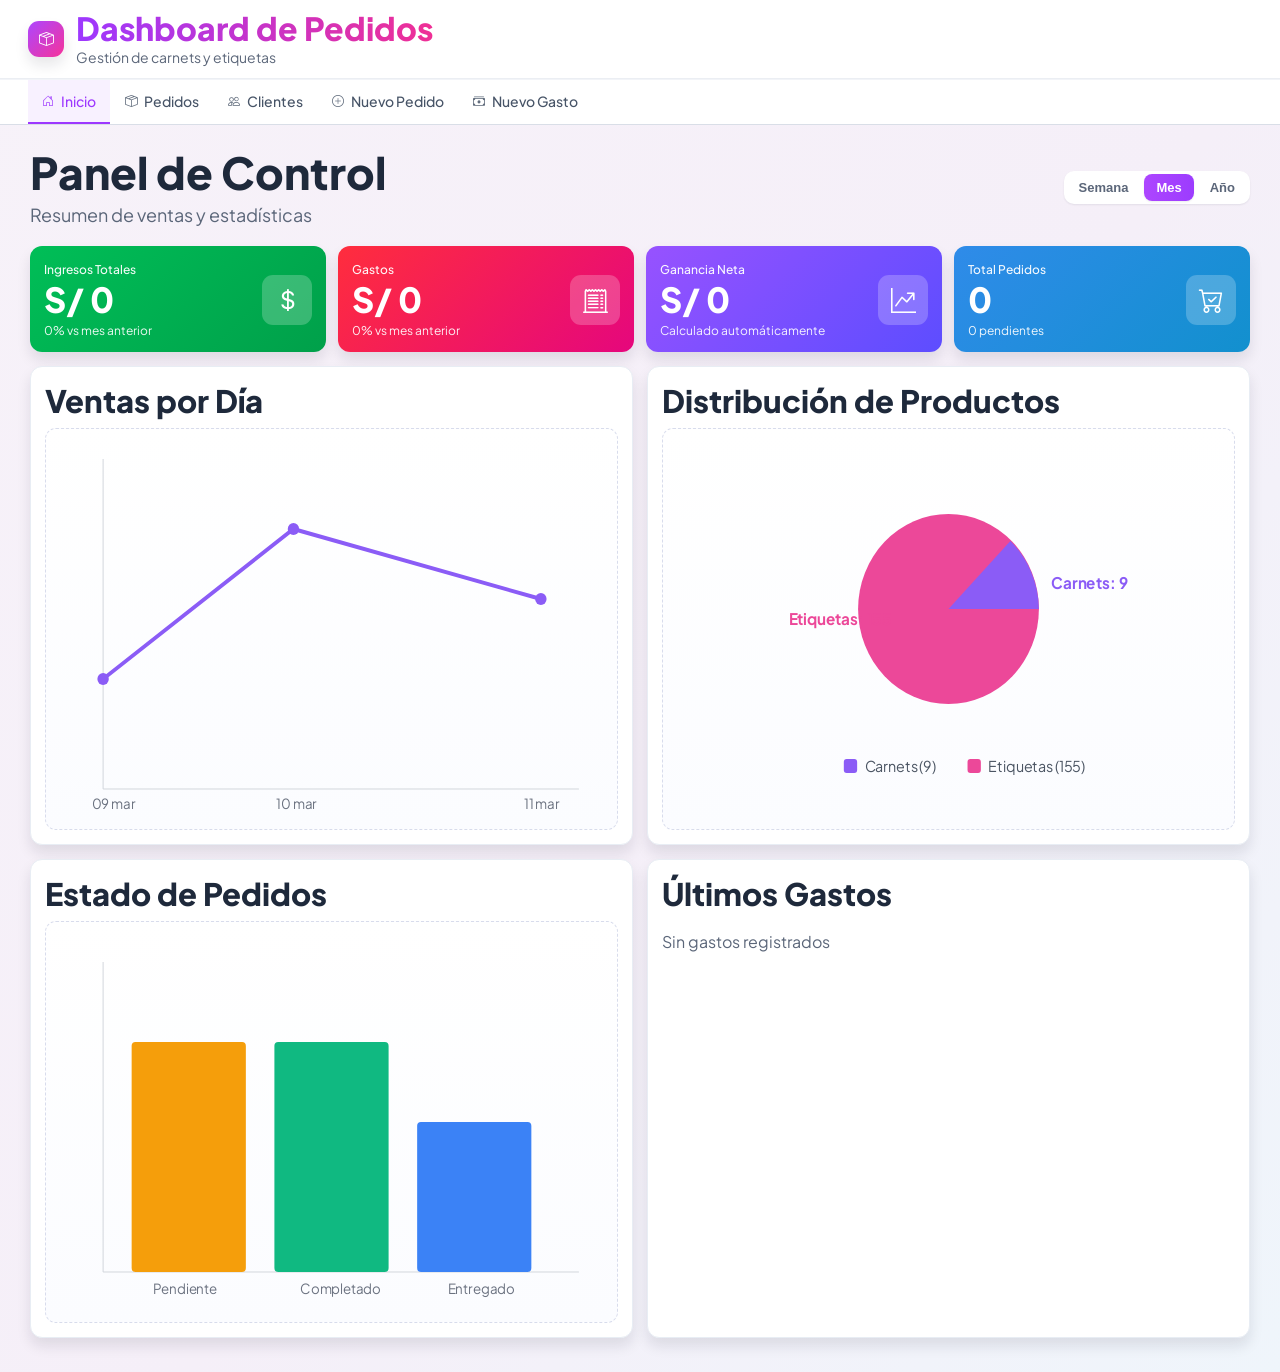
<file: index.html>
<!doctype html>
<html lang="es">
<head>
  <meta charset="UTF-8" />
  <meta name="viewport" content="width=device-width, initial-scale=1.0" />
  <title>Dashboard de Pedidos - Inicio</title>
  <link rel="preconnect" href="https://fonts.googleapis.com" />
  <link rel="preconnect" href="https://fonts.gstatic.com" crossorigin />
  <link href="https://fonts.googleapis.com/css2?family=Plus+Jakarta+Sans:wght@400;500;600;700;800&display=swap" rel="stylesheet" />
  <link rel="stylesheet" href="https://cdn.jsdelivr.net/npm/bootstrap-icons@1.11.3/font/bootstrap-icons.min.css" />
  <link rel="stylesheet" href="styles.css" />
</head>
<body data-page="dashboard">
  <div class="app-shell">
    <header class="topbar">
      <div class="brand">
        <div class="brand-mark"><i class="bi bi-box-seam"></i></div>
        <div>
          <p class="brand-title">Dashboard de Pedidos</p>
          <p class="brand-sub">Gestión de carnets y etiquetas</p>
        </div>
      </div>
    </header>

    <nav class="navbar">
      <ul class="nav-list">
        <li class="nav-item active"><a href="index.html"><i class="bi bi-house-door nav-icon"></i>Inicio</a></li>
        <li class="nav-item"><a href="pedidos.html"><i class="bi bi-box-seam nav-icon"></i>Pedidos</a></li>
        <li class="nav-item"><a href="clientes.html"><i class="bi bi-people nav-icon"></i>Clientes</a></li>
        <li class="nav-item"><a href="nuevo-pedido.html"><i class="bi bi-plus-circle nav-icon"></i>Nuevo Pedido</a></li>
        <li class="nav-item"><a href="nuevo-gasto.html"><i class="bi bi-cash-stack nav-icon"></i>Nuevo Gasto</a></li>
      </ul>
    </nav>

    <main class="content">
      <section class="heading-row">
        <div>
          <h1 class="page-title">Panel de Control</h1>
          <p class="page-subtitle">Resumen de ventas y estadísticas</p>
        </div>
        <div class="toggle-group">
          <button>Semana</button>
          <button class="active">Mes</button>
          <button>Año</button>
        </div>
      </section>

      <section class="metric-grid">
        <article class="metric-card green">
          <div>
            <h3>Ingresos Totales</h3>
            <p class="value" id="kpi-ingresos">S/ 0</p>
            <p class="delta" id="kpi-ingresos-delta">0% vs mes anterior</p>
          </div>
          <div class="metric-icon"><i class="bi bi-currency-dollar"></i></div>
        </article>
        <article class="metric-card red">
          <div>
            <h3>Gastos</h3>
            <p class="value" id="kpi-gastos">S/ 0</p>
            <p class="delta" id="kpi-gastos-delta">0% vs mes anterior</p>
          </div>
          <div class="metric-icon"><i class="bi bi-receipt-cutoff"></i></div>
        </article>
        <article class="metric-card purple">
          <div>
            <h3>Ganancia Neta</h3>
            <p class="value" id="kpi-ganancia">S/ 0</p>
            <p class="delta">Calculado automáticamente</p>
          </div>
          <div class="metric-icon"><i class="bi bi-graph-up-arrow"></i></div>
        </article>
        <article class="metric-card blue">
          <div>
            <h3>Total Pedidos</h3>
            <p class="value" id="kpi-pedidos">0</p>
            <p class="delta" id="kpi-pedidos-delta">0 pendientes</p>
          </div>
          <div class="metric-icon"><i class="bi bi-cart-check"></i></div>
        </article>
      </section>

      <section class="main-grid">
        <article class="card chart-card">
          <h2 class="chart-title">Ventas por Día</h2>
          <div class="plot-area">
            <svg class="line-svg" viewBox="0 0 600 400" preserveAspectRatio="none">
              <line x1="60" y1="30" x2="60" y2="360" stroke="#d1d5db" />
              <line x1="60" y1="360" x2="560" y2="360" stroke="#d1d5db" />
              <polyline points="60,250 260,100 520,170" fill="none" stroke="#8b5cf6" stroke-width="4" />
              <circle cx="60" cy="250" r="6" fill="#8b5cf6" />
              <circle cx="260" cy="100" r="6" fill="#8b5cf6" />
              <circle cx="520" cy="170" r="6" fill="#8b5cf6" />
              <text x="48" y="380" font-size="14" fill="#6b7280">09 mar</text>
              <text x="242" y="380" font-size="14" fill="#6b7280">10 mar</text>
              <text x="502" y="380" font-size="14" fill="#6b7280">11 mar</text>
            </svg>
          </div>
        </article>

        <article class="card chart-card">
          <h2 class="chart-title">Distribución de Productos</h2>
          <div class="plot-area">
            <svg class="pie-svg" viewBox="0 0 600 400" preserveAspectRatio="none">
              <circle cx="300" cy="180" r="95" fill="#ec4899" />
              <path d="M300 180 L395 180 A95 95 0 0 0 365 112 Z" fill="#8b5cf6" />
              <text x="132" y="196" font-size="16" fill="#ec4899" font-weight="700">Etiquetas: 155</text>
              <text x="408" y="160" font-size="16" fill="#8b5cf6" font-weight="700">Carnets: 9</text>
              <rect x="190" y="330" width="14" height="14" rx="3" fill="#8b5cf6" />
              <text x="212" y="343" font-size="15" fill="#4b5563">Carnets (9)</text>
              <rect x="320" y="330" width="14" height="14" rx="3" fill="#ec4899" />
              <text x="342" y="343" font-size="15" fill="#4b5563">Etiquetas (155)</text>
            </svg>
          </div>
        </article>
      </section>

      <section class="bottom-grid">
        <article class="card chart-card">
          <h2 class="chart-title">Estado de Pedidos</h2>
          <div class="plot-area">
            <svg class="bar-svg" viewBox="0 0 600 400" preserveAspectRatio="none">
              <line x1="60" y1="40" x2="60" y2="350" stroke="#d1d5db" />
              <line x1="60" y1="350" x2="560" y2="350" stroke="#d1d5db" />
              <rect x="90" y="120" width="120" height="230" fill="#f59e0b" rx="4" />
              <rect x="240" y="120" width="120" height="230" fill="#10b981" rx="4" />
              <rect x="390" y="200" width="120" height="150" fill="#3b82f6" rx="4" />
              <text x="112" y="372" font-size="14" fill="#6b7280">Pendiente</text>
              <text x="267" y="372" font-size="14" fill="#6b7280">Completado</text>
              <text x="422" y="372" font-size="14" fill="#6b7280">Entregado</text>
            </svg>
          </div>
        </article>

        <article class="card chart-card">
          <h2 class="chart-title">Últimos Gastos</h2>
          <div class="expense-list" id="dashboard-expenses"></div>
        </article>
      </section>
    </main>
  </div>

  <script src="script.js" defer></script>
</body>
</html>
</file>
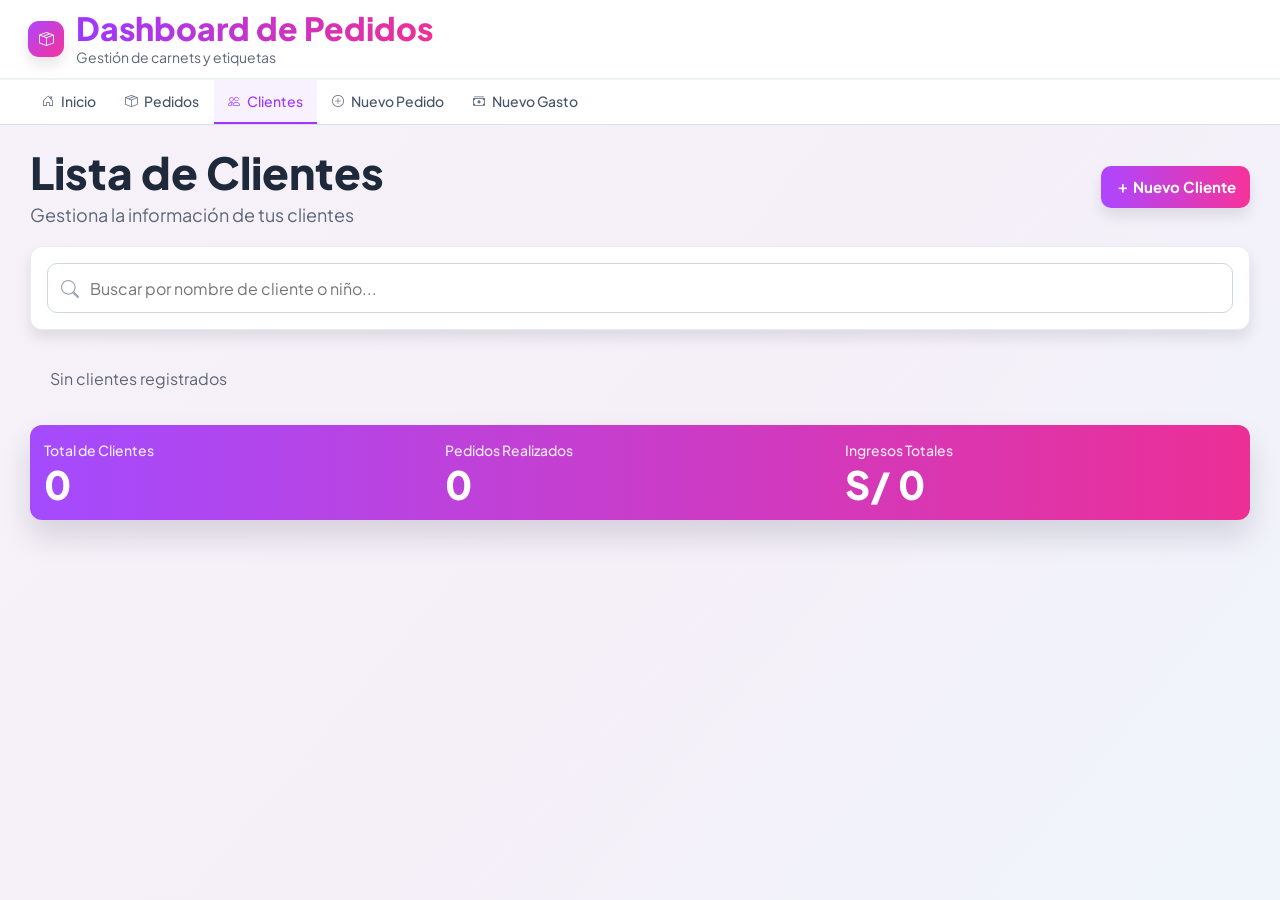
<file: clientes.html>
<!doctype html>
<html lang="es">
<head>
  <meta charset="UTF-8" />
  <meta name="viewport" content="width=device-width, initial-scale=1.0" />
  <title>Dashboard de Pedidos - Clientes</title>
  <link rel="preconnect" href="https://fonts.googleapis.com" />
  <link rel="preconnect" href="https://fonts.gstatic.com" crossorigin />
  <link href="https://fonts.googleapis.com/css2?family=Plus+Jakarta+Sans:wght@400;500;600;700;800&display=swap" rel="stylesheet" />
  <link rel="stylesheet" href="https://cdn.jsdelivr.net/npm/bootstrap-icons@1.11.3/font/bootstrap-icons.min.css" />
  <link rel="stylesheet" href="styles.css" />
</head>
<body data-page="clientes">
  <div class="app-shell">
    <header class="topbar">
      <div class="brand">
        <div class="brand-mark"><i class="bi bi-box-seam"></i></div>
        <div>
          <p class="brand-title">Dashboard de Pedidos</p>
          <p class="brand-sub">Gestión de carnets y etiquetas</p>
        </div>
      </div>
    </header>

    <nav class="navbar">
      <ul class="nav-list">
        <li class="nav-item"><a href="index.html"><i class="bi bi-house-door nav-icon"></i>Inicio</a></li>
        <li class="nav-item"><a href="pedidos.html"><i class="bi bi-box-seam nav-icon"></i>Pedidos</a></li>
        <li class="nav-item active"><a href="clientes.html"><i class="bi bi-people nav-icon"></i>Clientes</a></li>
        <li class="nav-item"><a href="nuevo-pedido.html"><i class="bi bi-plus-circle nav-icon"></i>Nuevo Pedido</a></li>
        <li class="nav-item"><a href="nuevo-gasto.html"><i class="bi bi-cash-stack nav-icon"></i>Nuevo Gasto</a></li>
      </ul>
    </nav>

    <main class="content">
      <section class="heading-row">
        <div>
          <h1 class="page-title">Lista de Clientes</h1>
          <p class="page-subtitle">Gestiona la información de tus clientes</p>
        </div>
        <button class="btn btn-primary-gradient" id="btn-show-client-form">＋ Nuevo Cliente</button>
      </section>

      <section class="card search-wrap clients-search-wrap">
        <div class="input-icon-wrap">
          <span class="input-icon"><i class="bi bi-search"></i></span>
          <input class="input" id="client-search" placeholder="Buscar por nombre de cliente o niño..." />
        </div>
      </section>

      <section class="card client-form-card" id="client-form-card" style="display: none;">
        <h3 class="form-card-title">Nuevo Cliente</h3>
        <form id="client-form" class="form-grid">
          <div>
            <label class="form-label" for="client-name">Nombre del cliente</label>
            <input id="client-name" class="input" required />
          </div>
          <div>
            <label class="form-label" for="client-phone">Celular</label>
            <input id="client-phone" class="input" required />
          </div>
          <div>
            <label class="form-label" for="client-linked-child">Niño/a enlazado</label>
            <input id="client-linked-child" class="input" required />
          </div>
          <div class="form-actions-inline">
            <button class="btn btn-primary-gradient" type="submit">Guardar Cliente</button>
            <button class="btn" type="button" id="btn-hide-client-form">Cancelar</button>
          </div>
        </form>
      </section>

      <section class="client-grid" id="clients-grid"></section>

      <section class="summary-band" style="margin-top:16px;">
        <div><h4>Total de Clientes</h4><div class="v" id="clients-total">0</div></div>
        <div><h4>Pedidos Realizados</h4><div class="v" id="clients-orders">0</div></div>
        <div><h4>Ingresos Totales</h4><div class="v" id="clients-income">S/ 0</div></div>
      </section>
    </main>
  </div>

  <script src="script.js" defer></script>
</body>
</html>
</file>
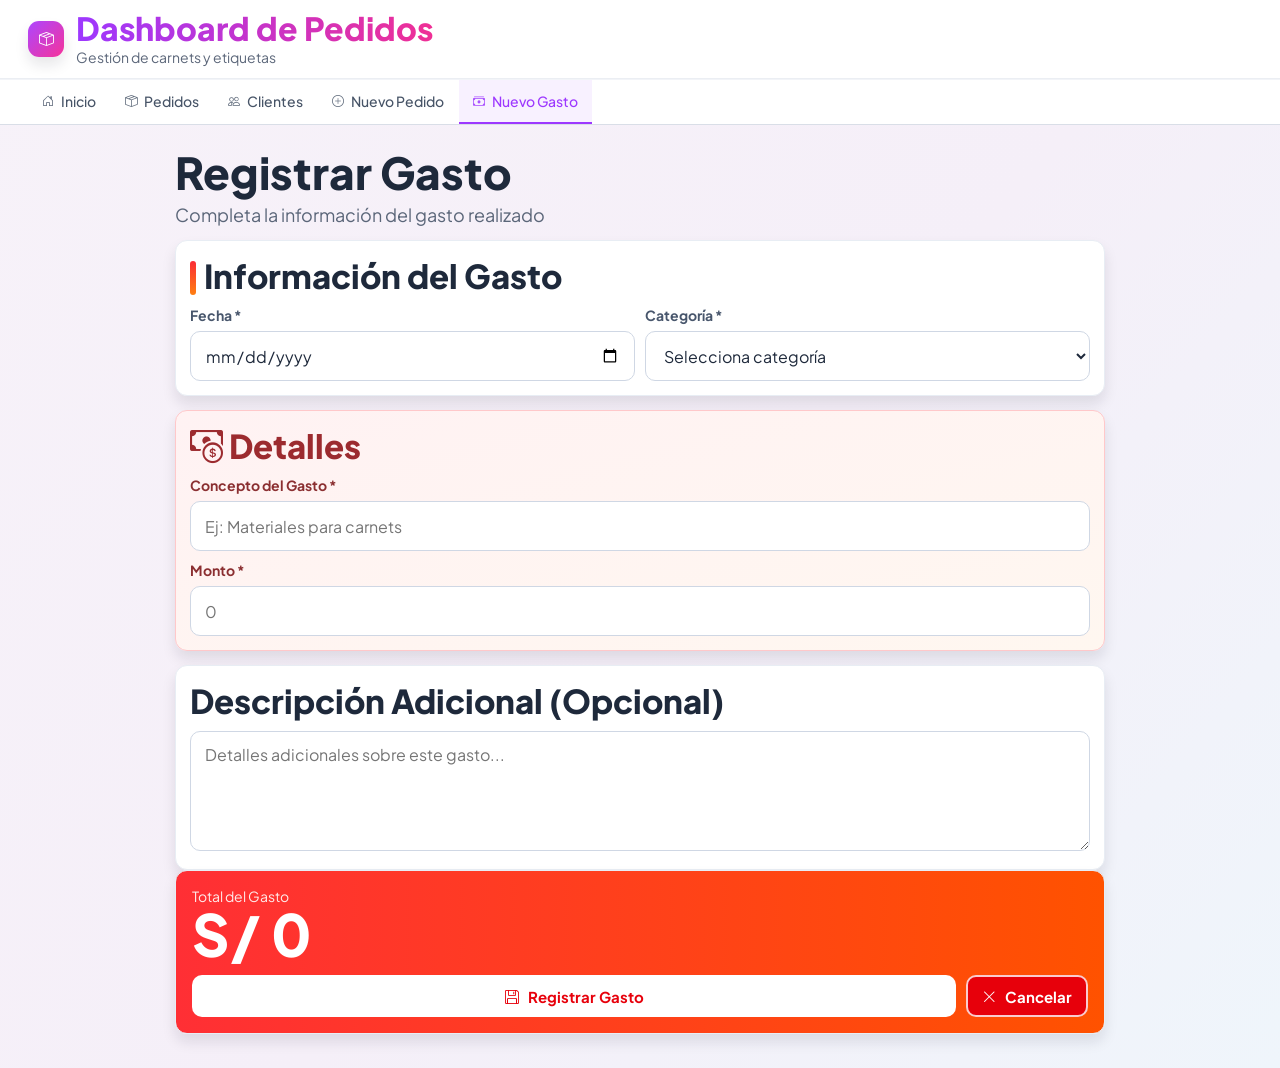
<file: nuevo-gasto.html>
<!doctype html>
<html lang="es">
<head>
  <meta charset="UTF-8" />
  <meta name="viewport" content="width=device-width, initial-scale=1.0" />
  <title>Dashboard de Pedidos - Nuevo Gasto</title>
  <link rel="preconnect" href="https://fonts.googleapis.com" />
  <link rel="preconnect" href="https://fonts.gstatic.com" crossorigin />
  <link href="https://fonts.googleapis.com/css2?family=Plus+Jakarta+Sans:wght@400;500;600;700;800&display=swap" rel="stylesheet" />
  <link rel="stylesheet" href="https://cdn.jsdelivr.net/npm/bootstrap-icons@1.11.3/font/bootstrap-icons.min.css" />
  <link rel="stylesheet" href="styles.css" />
</head>
<body data-page="nuevo-gasto">
  <div class="app-shell">
    <header class="topbar">
      <div class="brand">
        <div class="brand-mark"><i class="bi bi-box-seam"></i></div>
        <div>
          <p class="brand-title">Dashboard de Pedidos</p>
          <p class="brand-sub">Gestión de carnets y etiquetas</p>
        </div>
      </div>
    </header>

    <nav class="navbar">
      <ul class="nav-list">
        <li class="nav-item"><a href="index.html"><i class="bi bi-house-door nav-icon"></i>Inicio</a></li>
        <li class="nav-item"><a href="pedidos.html"><i class="bi bi-box-seam nav-icon"></i>Pedidos</a></li>
        <li class="nav-item"><a href="clientes.html"><i class="bi bi-people nav-icon"></i>Clientes</a></li>
        <li class="nav-item"><a href="nuevo-pedido.html"><i class="bi bi-plus-circle nav-icon"></i>Nuevo Pedido</a></li>
        <li class="nav-item active"><a href="nuevo-gasto.html"><i class="bi bi-cash-stack nav-icon"></i>Nuevo Gasto</a></li>
      </ul>
    </nav>

    <main class="content centered expense-page">
      <section class="heading-row compact">
        <div>
          <h1 class="page-title">Registrar Gasto</h1>
          <p class="page-subtitle">Completa la información del gasto realizado</p>
        </div>
      </section>

      <section class="card expense-card">
        <h2 class="section-title with-bar warm">Información del Gasto</h2>
        <div class="form-grid form-group">
          <div>
            <label class="form-label">Fecha *</label>
            <input class="input" id="expense-date" type="date" required />
          </div>
          <div>
            <label class="form-label">Categoría *</label>
            <select class="input" id="expense-category" required>
              <option>Selecciona categoría</option>
              <option>Materiales</option>
              <option>Insumos</option>
              <option>Transporte</option>
            </select>
          </div>
        </div>
      </section>

      <section class="card panel-alert expense-card">
        <h2 class="section-title danger"><i class="bi bi-cash-coin"></i> Detalles</h2>
        <div class="form-group">
          <label class="form-label danger">Concepto del Gasto *</label>
          <input class="input" id="expense-concept" placeholder="Ej: Materiales para carnets" required />
        </div>
        <div class="form-group">
          <label class="form-label danger">Monto *</label>
          <input class="input" id="expense-amount" type="number" placeholder="0" min="0" required />
        </div>
      </section>

      <section class="card expense-card">
        <h2 class="section-title">Descripción Adicional (Opcional)</h2>
        <textarea class="input input-area" id="expense-description" placeholder="Detalles adicionales sobre este gasto..."></textarea>
      </section>

      <section class="card panel-total">
        <p style="font-size:14px;opacity:0.9;">Total del Gasto</p>
        <p class="total-big" id="expense-total">S/ 0</p>
        <div class="actions-row">
          <button class="btn" id="expense-submit" style="background:#fff;color:#e7000b;"><i class="bi bi-floppy"></i> Registrar Gasto</button>
          <button class="btn btn-danger" id="expense-cancel"><i class="bi bi-x-lg"></i> Cancelar</button>
        </div>
      </section>
    </main>
  </div>

  <script src="script.js" defer></script>
</body>
</html>
</file>
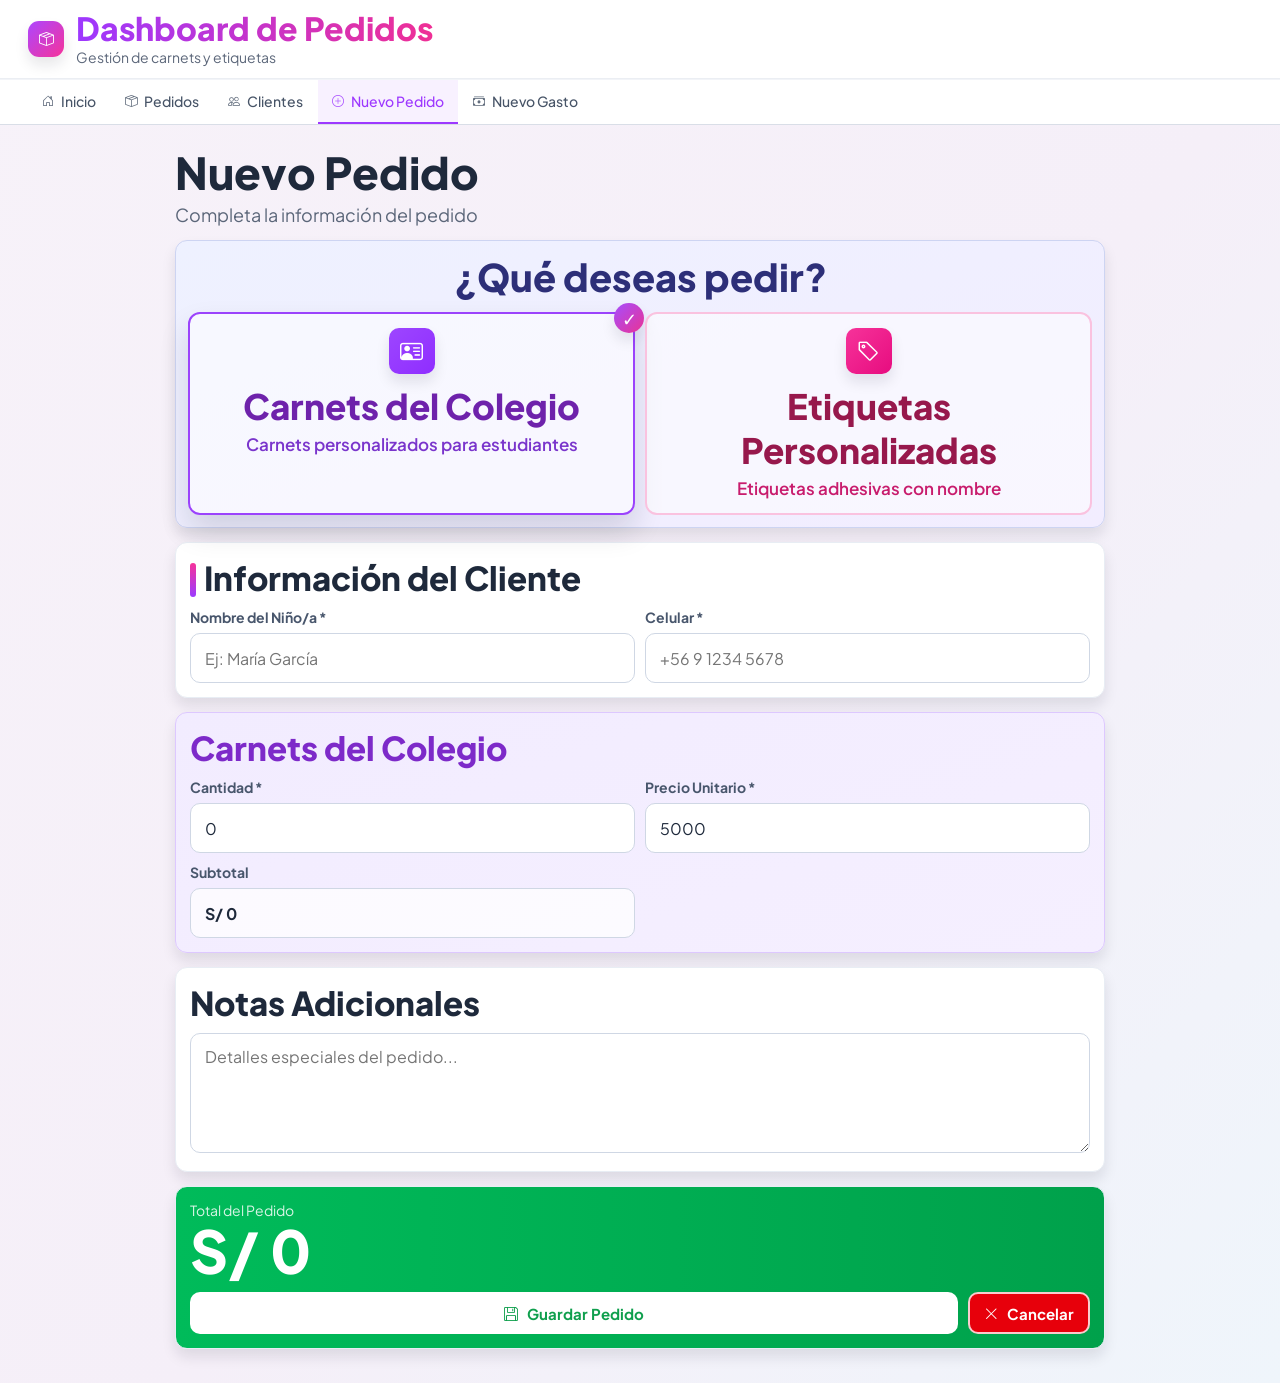
<file: nuevo-pedido.html>
<!doctype html>
<html lang="es">
<head>
  <meta charset="UTF-8" />
  <meta name="viewport" content="width=device-width, initial-scale=1.0" />
  <title>Dashboard de Pedidos - Nuevo Pedido</title>
  <link rel="preconnect" href="https://fonts.googleapis.com" />
  <link rel="preconnect" href="https://fonts.gstatic.com" crossorigin />
  <link href="https://fonts.googleapis.com/css2?family=Plus+Jakarta+Sans:wght@400;500;600;700;800&display=swap" rel="stylesheet" />
  <link rel="stylesheet" href="https://cdn.jsdelivr.net/npm/bootstrap-icons@1.11.3/font/bootstrap-icons.min.css" />
  <link rel="stylesheet" href="styles.css" />
</head>
<body data-page="nuevo-pedido">
  <div class="app-shell">
    <header class="topbar">
      <div class="brand">
        <div class="brand-mark"><i class="bi bi-box-seam"></i></div>
        <div>
          <p class="brand-title">Dashboard de Pedidos</p>
          <p class="brand-sub">Gestión de carnets y etiquetas</p>
        </div>
      </div>
    </header>

    <nav class="navbar">
      <ul class="nav-list">
        <li class="nav-item"><a href="index.html"><i class="bi bi-house-door nav-icon"></i>Inicio</a></li>
        <li class="nav-item"><a href="pedidos.html"><i class="bi bi-box-seam nav-icon"></i>Pedidos</a></li>
        <li class="nav-item"><a href="clientes.html"><i class="bi bi-people nav-icon"></i>Clientes</a></li>
        <li class="nav-item active"><a href="nuevo-pedido.html"><i class="bi bi-plus-circle nav-icon"></i>Nuevo Pedido</a></li>
        <li class="nav-item"><a href="nuevo-gasto.html"><i class="bi bi-cash-stack nav-icon"></i>Nuevo Gasto</a></li>
      </ul>
    </nav>

    <main class="content centered order-page">
      <section class="heading-row compact">
        <div>
          <h1 class="page-title">Nuevo Pedido</h1>
          <p class="page-subtitle">Completa la información del pedido</p>
        </div>
      </section>

      <section class="card panel-soft order-picker-wrap">
        <h2 class="section-center-title">¿Qué deseas pedir?</h2>
        <div class="form-grid picker-grid">
          <article class="choice-box violet" data-product-type="carnets" aria-label="Seleccionar carnets">
            <div>
              <div class="choice-icon violet"><i class="bi bi-person-vcard"></i></div>
              <h3 class="choice-title violet">Carnets del Colegio</h3>
              <p class="choice-sub violet">Carnets personalizados para estudiantes</p>
            </div>
            <span class="choice-check" aria-hidden="true">✓</span>
          </article>
          <article class="choice-box pink" data-product-type="etiquetas" aria-label="Seleccionar etiquetas">
            <div>
              <div class="choice-icon pink"><i class="bi bi-tag"></i></div>
              <h3 class="choice-title pink">Etiquetas Personalizadas</h3>
              <p class="choice-sub pink">Etiquetas adhesivas con nombre</p>
            </div>
            <span class="choice-check" aria-hidden="true">✓</span>
          </article>
        </div>
      </section>

      <section class="card order-card">
        <h3 class="section-title with-bar">Información del Cliente</h3>
        <form id="order-form" class="form-grid">
          <div>
            <label class="form-label" for="order-child">Nombre del Niño/a *</label>
            <input class="input" id="order-child" placeholder="Ej: María García" required />
          </div>
          <div>
            <label class="form-label" for="order-phone">Celular *</label>
            <input class="input" id="order-phone" placeholder="+56 9 1234 5678" required />
          </div>
        </form>
      </section>

      <section class="card order-product-card" id="order-product-card">
        <h3 class="section-title" id="order-product-title">Carnets del Colegio</h3>
        <div class="form-grid">
          <div>
            <label class="form-label" for="order-quantity">Cantidad *</label>
            <input class="input" id="order-quantity" type="number" min="0" value="0" required />
          </div>
          <div>
            <label class="form-label" for="order-unit-price">Precio Unitario *</label>
            <input class="input" id="order-unit-price" type="number" min="0" step="1" value="5000" required />
          </div>
          <div>
            <label class="form-label" for="order-subtotal">Subtotal</label>
            <input class="input" id="order-subtotal" type="text" value="S/ 0" readonly />
          </div>
        </div>
      </section>

      <section class="card order-card">
        <h3 class="section-title">Notas Adicionales</h3>
        <textarea class="input" id="order-notes" placeholder="Detalles especiales del pedido..."></textarea>
      </section>

      <section class="card order-total-card">
        <p class="order-total-label">Total del Pedido</p>
        <p class="order-total-value" id="order-total">S/ 0</p>
        <div class="actions-row">
          <button type="submit" form="order-form" class="btn btn-light"><i class="bi bi-floppy"></i> Guardar Pedido</button>
          <button type="button" class="btn btn-danger" id="order-cancel"><i class="bi bi-x-lg"></i> Cancelar</button>
        </div>
      </section>
    </main>
  </div>

  <script src="script.js" defer></script>
</body>
</html>
</file>
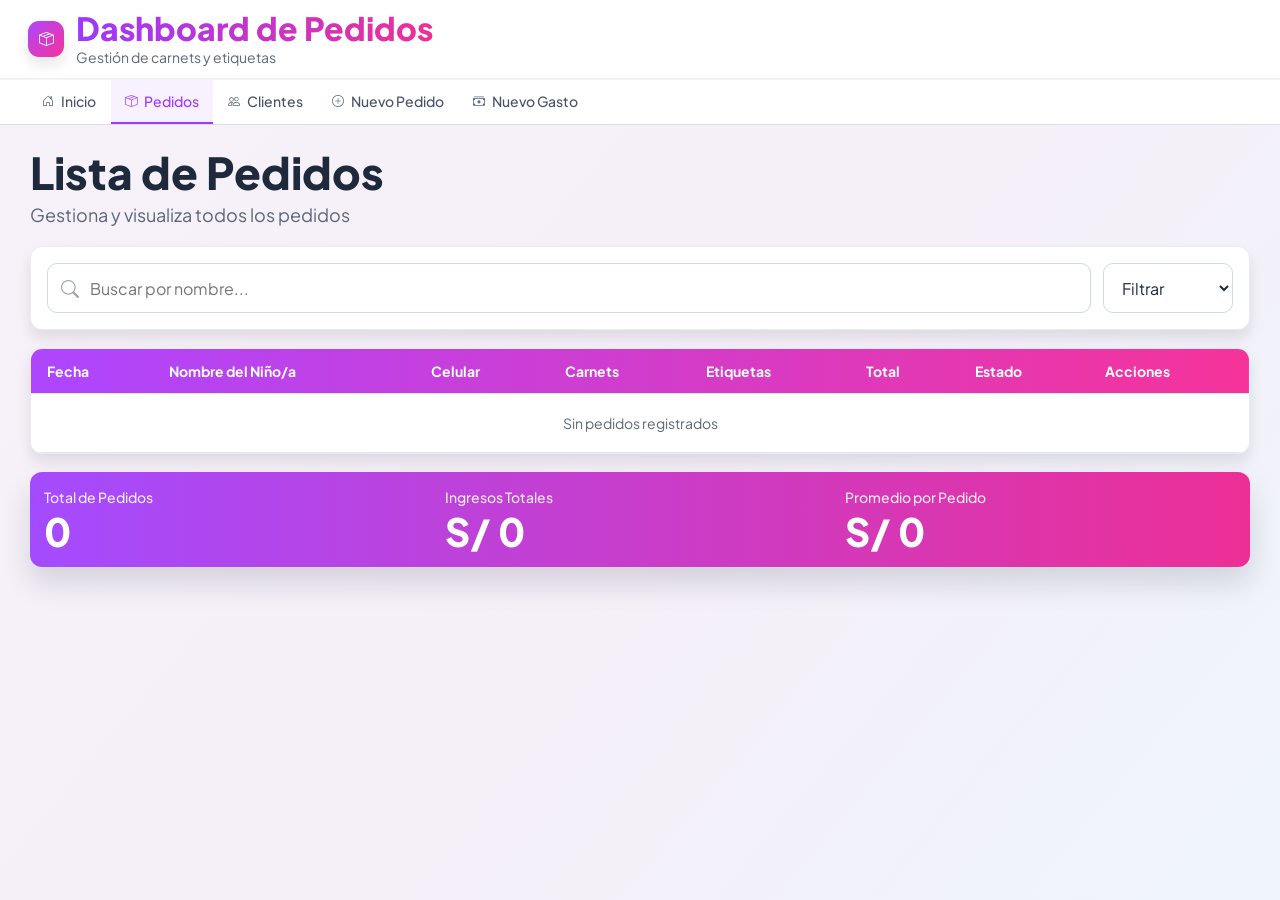
<file: pedidos.html>
<!doctype html>
<html lang="es">
<head>
  <meta charset="UTF-8" />
  <meta name="viewport" content="width=device-width, initial-scale=1.0" />
  <title>Dashboard de Pedidos - Lista de Pedidos</title>
  <link rel="preconnect" href="https://fonts.googleapis.com" />
  <link rel="preconnect" href="https://fonts.gstatic.com" crossorigin />
  <link href="https://fonts.googleapis.com/css2?family=Plus+Jakarta+Sans:wght@400;500;600;700;800&display=swap" rel="stylesheet" />
  <link rel="stylesheet" href="https://cdn.jsdelivr.net/npm/bootstrap-icons@1.11.3/font/bootstrap-icons.min.css" />
  <link rel="stylesheet" href="styles.css" />
</head>
<body data-page="pedidos">
  <div class="app-shell">
    <header class="topbar">
      <div class="brand">
        <div class="brand-mark"><i class="bi bi-box-seam"></i></div>
        <div>
          <p class="brand-title">Dashboard de Pedidos</p>
          <p class="brand-sub">Gestión de carnets y etiquetas</p>
        </div>
      </div>
    </header>

    <nav class="navbar">
      <ul class="nav-list">
        <li class="nav-item"><a href="index.html"><i class="bi bi-house-door nav-icon"></i>Inicio</a></li>
        <li class="nav-item active"><a href="pedidos.html"><i class="bi bi-box-seam nav-icon"></i>Pedidos</a></li>
        <li class="nav-item"><a href="clientes.html"><i class="bi bi-people nav-icon"></i>Clientes</a></li>
        <li class="nav-item"><a href="nuevo-pedido.html"><i class="bi bi-plus-circle nav-icon"></i>Nuevo Pedido</a></li>
        <li class="nav-item"><a href="nuevo-gasto.html"><i class="bi bi-cash-stack nav-icon"></i>Nuevo Gasto</a></li>
      </ul>
    </nav>

    <main class="content">
      <section class="heading-row">
        <div>
          <h1 class="page-title">Lista de Pedidos</h1>
          <p class="page-subtitle">Gestiona y visualiza todos los pedidos</p>
        </div>
      </section>

      <section class="card search-wrap orders-search-wrap">
        <div class="input-icon-wrap">
          <span class="input-icon"><i class="bi bi-search"></i></span>
          <input class="input" id="order-search" placeholder="Buscar por nombre..." />
        </div>
        <select class="input" id="order-filter">
          <option>Filtrar</option>
          <option>Pendiente</option>
          <option>Completado</option>
          <option>Entregado</option>
        </select>
      </section>

      <section class="card table-wrap">
        <table class="table">
          <thead>
            <tr>
              <th>Fecha</th>
              <th>Nombre del Niño/a</th>
              <th>Celular</th>
              <th>Carnets</th>
              <th>Etiquetas</th>
              <th>Total</th>
              <th>Estado</th>
              <th>Acciones</th>
            </tr>
          </thead>
          <tbody id="orders-tbody"></tbody>
        </table>
      </section>

      <section class="summary-band">
        <div><h4>Total de Pedidos</h4><div class="v" id="orders-total-count">0</div></div>
        <div><h4>Ingresos Totales</h4><div class="v" id="orders-total-income">S/ 0</div></div>
        <div><h4>Promedio por Pedido</h4><div class="v" id="orders-average">S/ 0</div></div>
      </section>
    </main>
  </div>

  <script src="script.js" defer></script>
</body>
</html>
</file>
<file: styles.css>
:root {
  --bg-a: #f7f2f9;
  --bg-b: #f5eff8;
  --bg-c: #eff5fb;
  --panel: #ffffff;
  --line: #d9dee7;
  --line-soft: #e8edf4;
  --text: #1e293b;
  --muted: #5b6679;
  --primary: #9d38ff;
  --primary-2: #ef2f95;
  --ok: #00a63e;
  --warn: #c58700;
  --info: #2764de;
  --danger: #e7000b;
  --shadow-sm: 0 1px 2px rgba(16, 24, 40, 0.08);
  --shadow-md: 0 8px 14px rgba(15, 23, 42, 0.1);
  --shadow-lg: 0 16px 30px rgba(15, 23, 42, 0.14);
  --radius: 12px;
}

* {
  box-sizing: border-box;
}

html,
body {
  margin: 0;
  padding: 0;
  min-height: 100%;
  font-family: "Plus Jakarta Sans", "Segoe UI", sans-serif;
  color: var(--text);
  background: linear-gradient(130deg, var(--bg-a) 0%, var(--bg-b) 55%, var(--bg-c) 100%);
}

a {
  color: inherit;
  text-decoration: none;
}

h1,
h2,
h3,
h4,
p {
  margin: 0;
}

.app-shell {
  min-height: 100vh;
}

.topbar {
  background: #fff;
  border-bottom: 1px solid #ebeef3;
  box-shadow: var(--shadow-sm);
  padding: 12px 28px;
}

.brand {
  display: flex;
  align-items: center;
  gap: 12px;
}

.brand-mark {
  width: 36px;
  height: 36px;
  border-radius: 11px;
  display: grid;
  place-items: center;
  background: linear-gradient(135deg, #ad46ff, #f6339a);
  color: #fff;
  font-size: 14px;
  box-shadow: var(--shadow-md);
}

.brand-mark i {
  line-height: 1;
}

.brand-title {
  font-size: clamp(22px, 2.5vw, 34px);
  line-height: 1.05;
  font-weight: 800;
  background: linear-gradient(90deg, var(--primary), var(--primary-2));
  -webkit-background-clip: text;
  background-clip: text;
  color: transparent;
}

.brand-sub {
  margin-top: 2px;
  color: var(--muted);
  font-size: 14px;
}

.navbar {
  background: #fff;
  border-top: 1px solid #f2f4f8;
  border-bottom: 1px solid var(--line);
}

.nav-list {
  margin: 0;
  padding: 0 28px;
  list-style: none;
  display: flex;
  gap: 1px;
  overflow-x: auto;
}

.nav-item a {
  display: flex;
  align-items: center;
  gap: 7px;
  padding: 12px 14px;
  border-bottom: 2px solid transparent;
  color: #475467;
  font-size: 14px;
  font-weight: 500;
  white-space: nowrap;
}

.nav-item a:hover {
  color: var(--primary);
  background: #f8f1ff;
}

.nav-icon {
  font-size: 12px;
  opacity: 0.85;
}

.nav-item.active a {
  color: var(--primary);
  background: #f8f1ff;
  border-bottom-color: var(--primary);
}

.nav-dot {
  width: 8px;
  height: 8px;
  border-radius: 999px;
  background: currentColor;
  opacity: 0.75;
}

.content {
  width: min(1220px, calc(100% - 34px));
  margin: 24px auto 34px;
}

.centered {
  max-width: 930px;
}

.heading-row {
  display: flex;
  align-items: center;
  justify-content: space-between;
  gap: 16px;
  margin-bottom: 20px;
}

.heading-row.compact {
  margin-bottom: 14px;
}

.page-title {
  font-size: clamp(30px, 4vw, 44px);
  line-height: 1.08;
  font-weight: 800;
}

.page-subtitle {
  margin-top: 7px;
  color: var(--muted);
  font-size: 18px;
}

.page-subtitle.small {
  margin-top: 2px;
  font-size: 14px;
}

.toggle-group {
  display: inline-flex;
  padding: 3px;
  gap: 4px;
  background: #fff;
  border-radius: 10px;
  box-shadow: var(--shadow-sm);
}

.toggle-group button {
  border: 0;
  border-radius: 8px;
  background: transparent;
  color: var(--muted);
  font-size: 13px;
  font-weight: 700;
  padding: 6px 12px;
  cursor: pointer;
}

.toggle-group button:hover:not(.active) {
  background: #f3e8ff;
  color: var(--primary);
}

.toggle-group button.active {
  color: #fff;
  background: linear-gradient(90deg, #ad46ff, #9c3cfe);
  box-shadow: var(--shadow-sm);
}

.card {
  background: var(--panel);
  border: 1px solid var(--line-soft);
  border-radius: var(--radius);
  box-shadow: var(--shadow-md);
}

.metric-grid {
  display: grid;
  grid-template-columns: repeat(4, minmax(0, 1fr));
  gap: 12px;
}

.metric-card {
  color: #fff;
  border-radius: var(--radius);
  padding: 14px 14px 12px;
  display: flex;
  align-items: center;
  justify-content: space-between;
  min-height: 106px;
  box-shadow: var(--shadow-md);
}

.metric-card h3 {
  font-size: 12px;
  font-weight: 500;
  opacity: 0.95;
}

.metric-card .value {
  margin-top: 5px;
  font-size: clamp(24px, 2.7vw, 38px);
  line-height: 1;
  font-weight: 800;
}

.metric-card .delta {
  margin-top: 7px;
  font-size: 12px;
  opacity: 0.92;
}

.metric-icon {
  width: 50px;
  height: 50px;
  border-radius: 11px;
  display: grid;
  place-items: center;
  font-size: 25px;
  background: rgba(255, 255, 255, 0.22);
}

.metric-icon i {
  line-height: 1;
}

.green {
  background: linear-gradient(135deg, #00be57, #00a04a);
}

.red {
  background: linear-gradient(135deg, #ff2d3d, #e5077d);
}

.purple {
  background: linear-gradient(135deg, #9752ff, #5d4dff);
}

.blue {
  background: linear-gradient(135deg, #2f8be9, #1290ce);
}

.main-grid,
.bottom-grid {
  margin-top: 14px;
  display: grid;
  grid-template-columns: 1fr 1fr;
  gap: 14px;
}

.chart-card {
  padding: 14px;
  min-height: 468px;
}

.chart-title {
  margin-bottom: 8px;
  font-size: 31px;
  font-weight: 800;
}

.plot-area {
  height: 402px;
  border-radius: 11px;
  border: 1px dashed #d8dcec;
  background: linear-gradient(180deg, #fff, #fbfcff);
  overflow: hidden;
}

.line-svg,
.bar-svg,
.pie-svg {
  width: 100%;
  height: 100%;
}

.expense-list {
  display: grid;
  gap: 8px;
}

.expense-row {
  background: #fff;
  border: 1px solid var(--line-soft);
  border-radius: 8px;
  box-shadow: var(--shadow-sm);
  display: flex;
  align-items: center;
  justify-content: space-between;
  padding: 9px 12px;
}

.expense-row strong {
  font-size: 22px;
}

.expense-row small {
  display: block;
  color: #6f7b91;
  margin-top: 1px;
}

.expense-row b {
  color: #f10000;
  font-size: 34px;
}

.search-wrap {
  padding: 16px;
  margin-bottom: 18px;
  display: grid;
  grid-template-columns: 1fr auto;
  gap: 12px;
}

.orders-search-wrap {
  grid-template-columns: 1fr 130px;
}

.clients-search-wrap {
  grid-template-columns: 1fr;
}

.input-icon-wrap {
  position: relative;
}

.input-icon {
  position: absolute;
  top: 50%;
  left: 14px;
  transform: translateY(-50%);
  color: #9aa3b2;
  font-size: 18px;
  pointer-events: none;
}

.input {
  width: 100%;
  height: 50px;
  border-radius: 10px;
  border: 1px solid #cfd7e4;
  padding: 0 14px;
  font-size: 16px;
  font-family: inherit;
  background: #fff;
  color: var(--text);
  transition: border-color 0.15s ease, box-shadow 0.15s ease;
}

.input-icon-wrap .input {
  padding-left: 42px;
}

.input:focus {
  border-color: #af79f9;
  outline: 2px solid rgba(157, 56, 255, 0.14);
}

textarea.input {
  padding-top: 12px;
  height: 120px;
  resize: vertical;
}

.input-area {
  height: 118px;
}

.table-wrap {
  overflow: auto;
  -webkit-overflow-scrolling: touch;
}

.table {
  width: 100%;
  min-width: 1040px;
  border-collapse: collapse;
}

.table thead tr {
  color: #fff;
  background: linear-gradient(90deg, #ad46ff, #f6339a);
}

.table th,
.table td {
  text-align: left;
  border-bottom: 1px solid #e1e7ef;
  font-size: 14px;
  padding: 13px 16px;
}

.table tbody tr:nth-child(even) {
  background: #f5f7fb;
}

.inline-pill {
  width: 25px;
  height: 25px;
  border-radius: 8px;
  display: inline-grid;
  place-items: center;
  font-weight: 700;
  margin-right: 5px;
}

.pill-v {
  background: #efe5ff;
  color: #8b2ae2;
}

.pill-p {
  background: #ffe5f5;
  color: #e0108c;
}

.money-green {
  color: #00a63e;
  font-weight: 800;
}

.badge {
  display: inline-flex;
  align-items: center;
  border-radius: 999px;
  padding: 4px 12px;
  font-size: 12px;
  font-weight: 700;
}

.badge.ok {
  color: #086839;
  background: #c9f4d9;
  border: 1px solid #70d99f;
}

.badge.warn {
  color: #9e6901;
  background: #fff4c9;
  border: 1px solid #ebce6b;
}

.badge.info {
  color: #1850ba;
  background: #dce9ff;
  border: 1px solid #89aef6;
}

.status-select {
  height: 34px;
  border-radius: 8px;
  border: 1px solid #cfd7e4;
  padding: 0 10px;
  font-size: 13px;
  font-family: inherit;
  background: #fff;
  color: var(--text);
}

.status-select:focus {
  border-color: #af79f9;
  outline: 2px solid rgba(157, 56, 255, 0.14);
}

.td-actions {
  white-space: nowrap;
}

.icon-btn {
  width: 28px;
  height: 28px;
  border: 0;
  border-radius: 8px;
  background: #eef2ff;
  color: #2d57ca;
  font-size: 14px;
  cursor: pointer;
  transition: transform 0.15s ease, background 0.15s ease;
}

.icon-btn:hover {
  transform: scale(1.15);
}

.icon-btn:active {
  transform: scale(0.9);
}

.icon-btn i {
  font-size: 13px;
}

.icon-btn + .icon-btn {
  margin-left: 6px;
}

.icon-btn.danger {
  background: #ffe6e6;
  color: #d61515;
}

.summary-band {
  margin-top: 18px;
  color: #fff;
  border-radius: 12px;
  background: linear-gradient(90deg, #a44bff, #ec2f96);
  display: grid;
  grid-template-columns: repeat(3, minmax(0, 1fr));
  gap: 10px;
  padding: 16px 14px;
  box-shadow: var(--shadow-lg);
}

.summary-band h4 {
  font-size: 14px;
  font-weight: 500;
  opacity: 0.9;
}

.summary-band .v {
  margin-top: 6px;
  font-size: 39px;
  line-height: 1;
  font-weight: 800;
}

.client-grid {
  margin-top: 14px;
  display: grid;
  grid-template-columns: repeat(3, minmax(0, 1fr));
  gap: 12px;
}

.client-card {
  padding: 14px;
}

.client-head {
  display: flex;
  align-items: center;
  gap: 10px;
}

.avatar {
  width: 40px;
  height: 40px;
  border-radius: 999px;
  display: grid;
  place-items: center;
  background: linear-gradient(135deg, #ad46ff, #f6339a);
  color: #fff;
  font-size: 23px;
  font-weight: 800;
}

.small-title {
  color: #a03af8;
  font-size: 11px;
  font-weight: 800;
}

.linked {
  margin-top: 10px;
  background: #f7ecf8;
  border-radius: 9px;
  padding: 10px;
}

.stats-row {
  margin-top: 10px;
  display: grid;
  grid-template-columns: 1fr 1fr;
  gap: 8px;
}

.stat-box {
  border-radius: 8px;
  padding: 9px;
}

.stat-box.blue {
  background: #e8eff8;
  color: #1d53bd;
}

.stat-box.green {
  background: #eaf6ef;
  color: #178245;
}

.card-actions {
  margin-top: 9px;
  display: grid;
  grid-template-columns: 1fr 36px;
  gap: 8px;
}

.btn {
  height: 42px;
  border: none;
  border-radius: 10px;
  padding: 0 14px;
  font-size: 15px;
  font-weight: 700;
  font-family: inherit;
  cursor: pointer;
  transition: transform 0.15s ease, box-shadow 0.15s ease;
}

.btn:hover {
  transform: translateY(-1px);
  box-shadow: var(--shadow-lg);
}

.btn:active {
  transform: scale(0.97);
  box-shadow: var(--shadow-sm);
}

.btn i {
  font-size: 14px;
  margin-right: 6px;
}

.btn-light-purple {
  background: #f3e8ff;
  color: #8b24e4;
}

.btn-danger-soft {
  background: #ffe1e1;
  color: #e7000b;
}

.btn-danger-soft i {
  margin-right: 0;
}

.btn-primary-gradient {
  color: #fff;
  background: linear-gradient(90deg, #ad46ff, #f6339a);
  box-shadow: var(--shadow-md);
}

.btn-danger {
  color: #fff;
  background: #e7000b;
  border: 2px solid rgba(255, 255, 255, 0.8);
}

.btn-light {
  color: #0f9f4d;
  background: #fff;
}

.client-form-card {
  margin-top: 16px;
  padding: 16px;
}

.form-card-title {
  font-size: 23px;
  margin-bottom: 12px;
}

.form-actions-inline {
  display: flex;
  align-items: flex-end;
  gap: 8px;
}

.panel-soft {
  border: 1px solid #cdd4f2;
  background: linear-gradient(160deg, #eef1ff, #f2edff);
  padding: 12px;
}

.section-center-title {
  text-align: center;
  font-size: 38px;
  color: #2d2f78;
  font-weight: 800;
}

.picker-grid {
  margin-top: 12px;
}

.choice-box {
  position: relative;
  min-height: 172px;
  text-align: center;
  border-radius: 12px;
  padding: 14px;
  background: rgba(255, 255, 255, 0.55);
  cursor: pointer;
  transition: box-shadow 0.2s ease, transform 0.2s ease;
}

.choice-box.violet {
  border: 2px solid #dfc4ff;
}

.choice-box.pink {
  border: 2px solid #fac2df;
}

.choice-box:hover {
  transform: translateY(-2px);
}

.choice-icon {
  width: 46px;
  height: 46px;
  border-radius: 10px;
  display: grid;
  place-items: center;
  margin: 0 auto 10px;
  color: #fff;
  font-size: 23px;
  box-shadow: var(--shadow-md);
}

.choice-icon i {
  line-height: 1;
}

.choice-icon.violet {
  background: linear-gradient(135deg, #9d46ff, #8f2dff);
}

.choice-icon.pink {
  background: linear-gradient(135deg, #f6339a, #e70c7f);
}

.choice-title {
  font-size: 35px;
  font-weight: 800;
}

.choice-title.violet {
  color: #6e22ab;
}

.choice-title.pink {
  color: #97184c;
}

.choice-sub {
  margin-top: 5px;
  font-size: 17px;
  font-weight: 600;
}

.choice-sub.violet {
  color: #7a35cc;
}

.choice-sub.pink {
  color: #c81c6d;
}

.choice-check {
  position: absolute;
  top: -11px;
  right: -11px;
  width: 30px;
  height: 30px;
  border-radius: 999px;
  display: none;
  align-items: center;
  justify-content: center;
  background: linear-gradient(135deg, #a64dff, #ea3394);
  color: #fff;
  font-size: 18px;
  box-shadow: var(--shadow-md);
}

.choice-box.selected .choice-check {
  display: flex;
}

.choice-box.violet.selected {
  border-color: #9b43fc;
  box-shadow: var(--shadow-lg);
}

.choice-box.pink.selected {
  border-color: #ed278d;
  box-shadow: var(--shadow-lg);
}

.order-page .order-card,
.expense-page .expense-card,
.order-product-card,
.order-total-card {
  margin-top: 14px;
  padding: 14px;
}

.section-title {
  font-size: 33px;
  font-weight: 800;
  margin-bottom: 10px;
}

.section-title.with-bar {
  position: relative;
  padding-left: 14px;
}

.section-title.with-bar::before {
  content: "";
  position: absolute;
  left: 0;
  top: 6px;
  width: 6px;
  height: 34px;
  border-radius: 99px;
  background: linear-gradient(180deg, #f6339a, #9c3cff);
}

.section-title.with-bar.warm::before {
  background: linear-gradient(180deg, #fb2c36, #ff7f11);
}

.order-product-card {
  border: 1px solid #ddc8ff;
  background: linear-gradient(160deg, #f2ecff, #f5efff);
}

.order-product-card.mode-etiquetas {
  border-color: #f8c4df;
  background: linear-gradient(160deg, #fff0f8, #fdeff8);
}

.order-product-card .section-title {
  color: #7d2ac9;
}

.order-product-card.mode-etiquetas .section-title {
  color: #c11c77;
}

.order-product-card input[readonly] {
  background: rgba(255, 255, 255, 0.75);
  font-weight: 700;
}

.order-card textarea {
  min-height: 98px;
}

.order-total-card {
  color: #fff;
  background: linear-gradient(90deg, #00bb5a, #00a14b);
}

.order-total-label {
  opacity: 0.85;
  font-size: 14px;
}

.order-total-value {
  margin-top: 2px;
  font-size: 59px;
  line-height: 1;
  font-weight: 800;
}

.form-group {
  margin-top: 10px;
}

.form-grid {
  display: grid;
  grid-template-columns: 1fr 1fr;
  gap: 10px;
}

.form-label {
  display: block;
  margin-bottom: 7px;
  color: #48566c;
  font-size: 14px;
  font-weight: 700;
}

.form-label.danger {
  color: #8b2f31;
}

.panel-alert {
  border: 1px solid #ffc8ca;
  background: linear-gradient(165deg, #fff2f3, #fff7f0);
}

.section-title.danger {
  color: #9c2b2f;
}

.panel-total {
  color: #fff;
  background: linear-gradient(90deg, #ff2f35, #ff5200);
  padding: 16px;
}

.total-big {
  font-size: 58px;
  line-height: 1;
  font-weight: 800;
}

.actions-row {
  margin-top: 12px;
  display: grid;
  grid-template-columns: 1fr auto;
  gap: 10px;
}

.sync-card {
  margin-bottom: 14px;
  padding: 14px;
}

.sync-head {
  margin-bottom: 10px;
  display: flex;
  align-items: center;
  justify-content: space-between;
}

.sync-head h3 {
  font-size: 16px;
}

.sync-source {
  background: #f7fafc;
  border: 1px solid #e2e8f0;
  border-radius: 999px;
  padding: 4px 9px;
  color: #5f6d82;
  font-size: 12px;
}

.sync-grid {
  display: grid;
  grid-template-columns: 1fr auto auto auto;
  gap: 8px;
}

.toast {
  position: fixed;
  right: 16px;
  bottom: 16px;
  border-radius: 9px;
  background: #111827;
  color: #fff;
  font-size: 13px;
  padding: 10px 12px;
  opacity: 0;
  transform: translateY(8px);
  transition: opacity 0.2s ease, transform 0.2s ease;
  z-index: 40;
}

.toast.show {
  opacity: 0.96;
  transform: translateY(0);
}

@media (max-width: 1180px) {
  .heading-row {
    flex-direction: column;
    align-items: flex-start;
  }

  .metric-grid,
  .main-grid,
  .bottom-grid,
  .client-grid,
  .form-grid,
  .picker-grid {
    grid-template-columns: 1fr;
  }

  .summary-band {
    grid-template-columns: 1fr;
  }

  .content {
    width: calc(100% - 20px);
  }

  .sync-grid {
    grid-template-columns: 1fr 1fr;
  }
}

@media (max-width: 780px) {
  .topbar {
    padding: 12px 14px;
  }

  .nav-list {
    padding: 0 10px;
  }

  .nav-item a {
    padding: 10px;
    font-size: 13px;
  }

  .search-wrap,
  .orders-search-wrap {
    grid-template-columns: 1fr;
  }

  .sync-grid {
    grid-template-columns: 1fr;
  }

  .summary-band .v,
  .total-big,
  .order-total-value {
    font-size: 42px;
  }

  .actions-row {
    grid-template-columns: 1fr;
  }

  .table thead {
    display: none;
  }

  .table,
  .table tbody,
  .table tr,
  .table td {
    display: block;
    width: 100%;
  }

  .table tr {
    border: 1px solid var(--line-soft);
    border-radius: 12px;
    background: #fff;
    box-shadow: var(--shadow-sm);
    padding: 10px;
    margin-bottom: 10px;
  }

  .table td {
    border: 0;
    display: flex;
    align-items: center;
    justify-content: space-between;
    gap: 10px;
    text-align: right;
    padding: 8px 10px;
  }

  .table td::before {
    content: attr(data-label);
    float: none;
    color: #6d7890;
    font-weight: 700;
    text-align: left;
    flex: 0 0 44%;
    max-width: 44%;
  }

  .table td > * {
    max-width: 56%;
  }

  .status-select {
    width: 100%;
    max-width: 180px;
  }

  .td-actions {
    justify-content: flex-end;
  }

  .td-actions .icon-btn {
    width: 34px;
    height: 34px;
  }

  .section-center-title,
  .section-title,
  .choice-title {
    font-size: 28px;
  }
}
</file>
